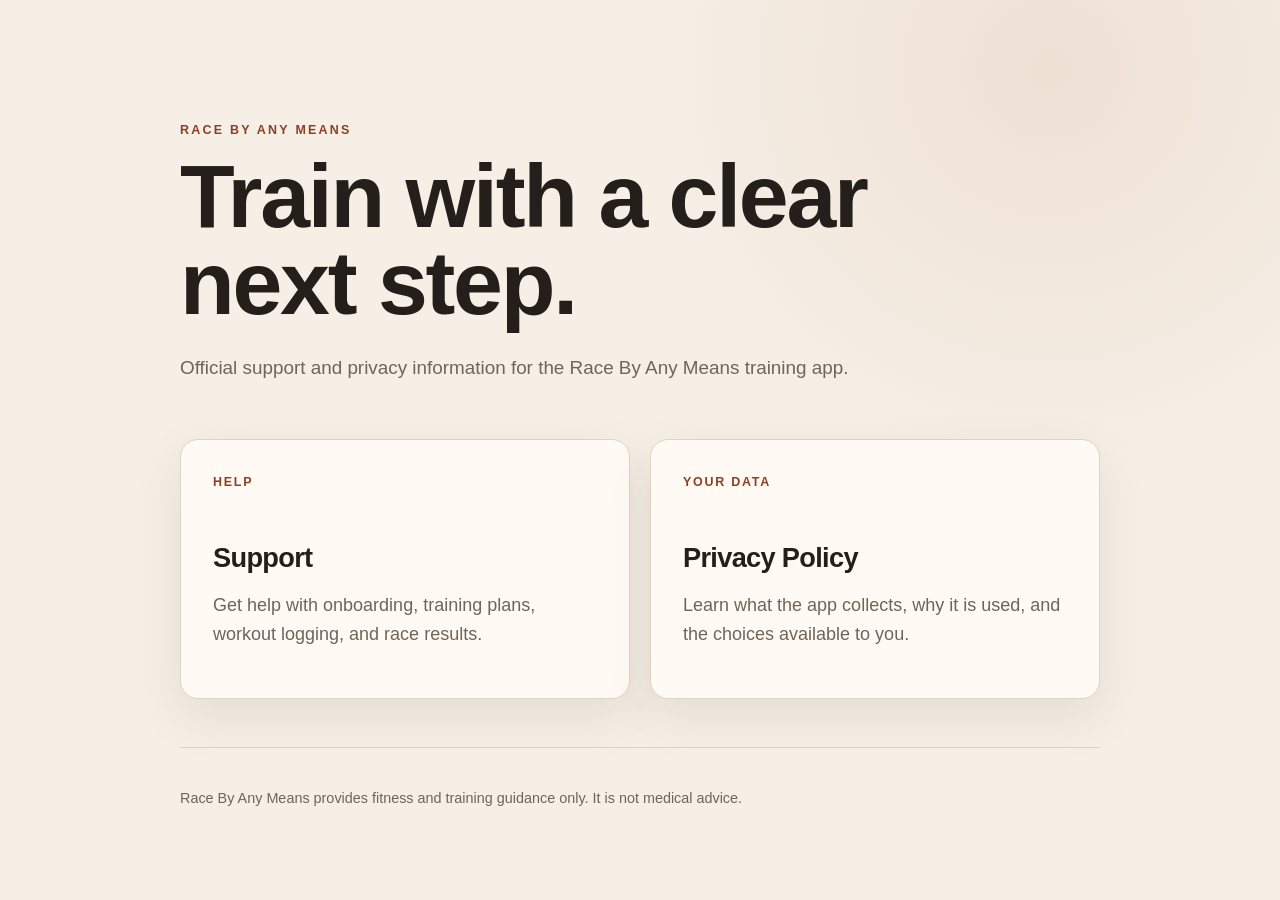
<file: index.html>
<!doctype html>
<html lang="en">
<head>
  <meta charset="utf-8">
  <meta name="viewport" content="width=device-width, initial-scale=1">
  <meta name="description" content="Support and privacy information for Race By Any Means.">
  <title>Race By Any Means</title>
  <link rel="stylesheet" href="./styles.css">
</head>
<body>
  <main class="shell">
    <header class="masthead">
      <p class="eyebrow">Race By Any Means</p>
      <h1>Train with a clear next step.</h1>
      <p class="lede">Official support and privacy information for the Race By Any Means training app.</p>
    </header>

    <nav class="card-grid" aria-label="Legal and support pages">
      <a class="card" href="./support/">
        <span class="card-kicker">Help</span>
        <strong>Support</strong>
        <span>Get help with onboarding, training plans, workout logging, and race results.</span>
      </a>
      <a class="card" href="./privacy/">
        <span class="card-kicker">Your data</span>
        <strong>Privacy Policy</strong>
        <span>Learn what the app collects, why it is used, and the choices available to you.</span>
      </a>
    </nav>

    <footer>
      <p>Race By Any Means provides fitness and training guidance only. It is not medical advice.</p>
    </footer>
  </main>
</body>
</html>
</file>
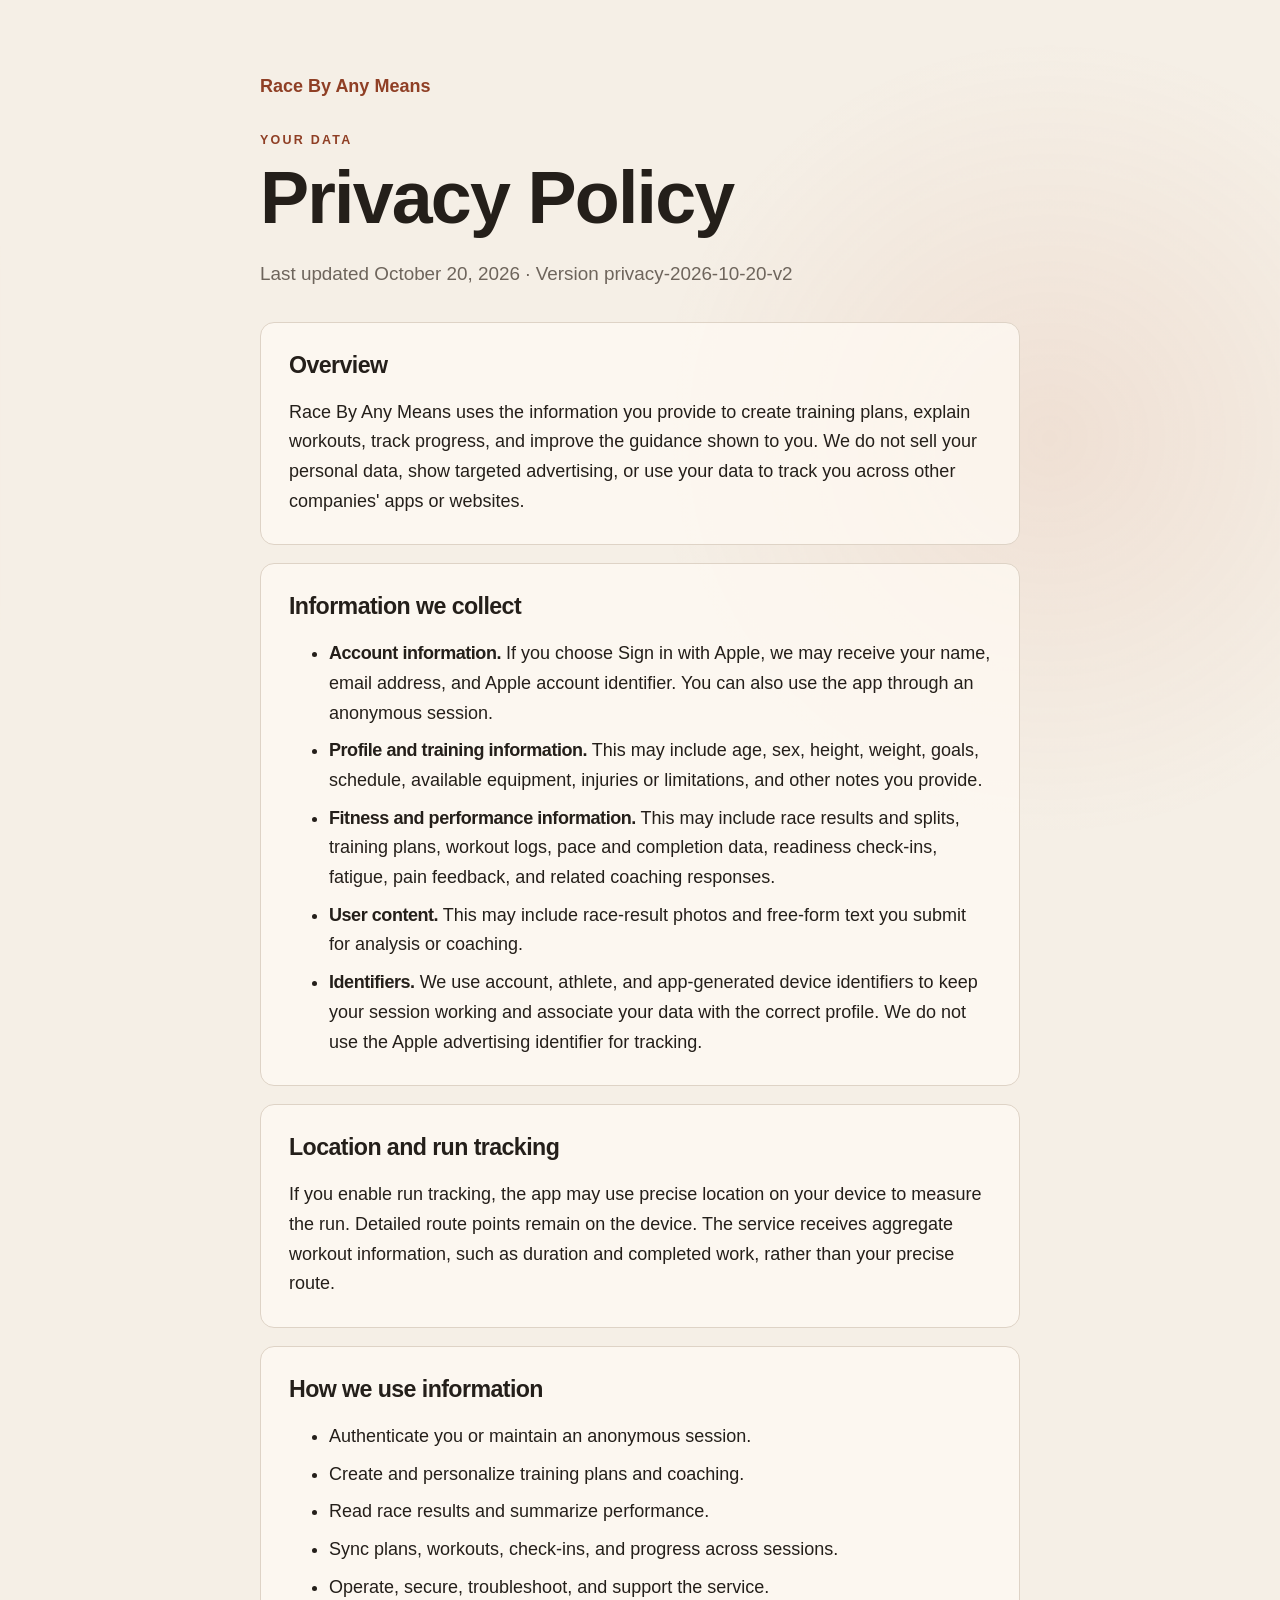
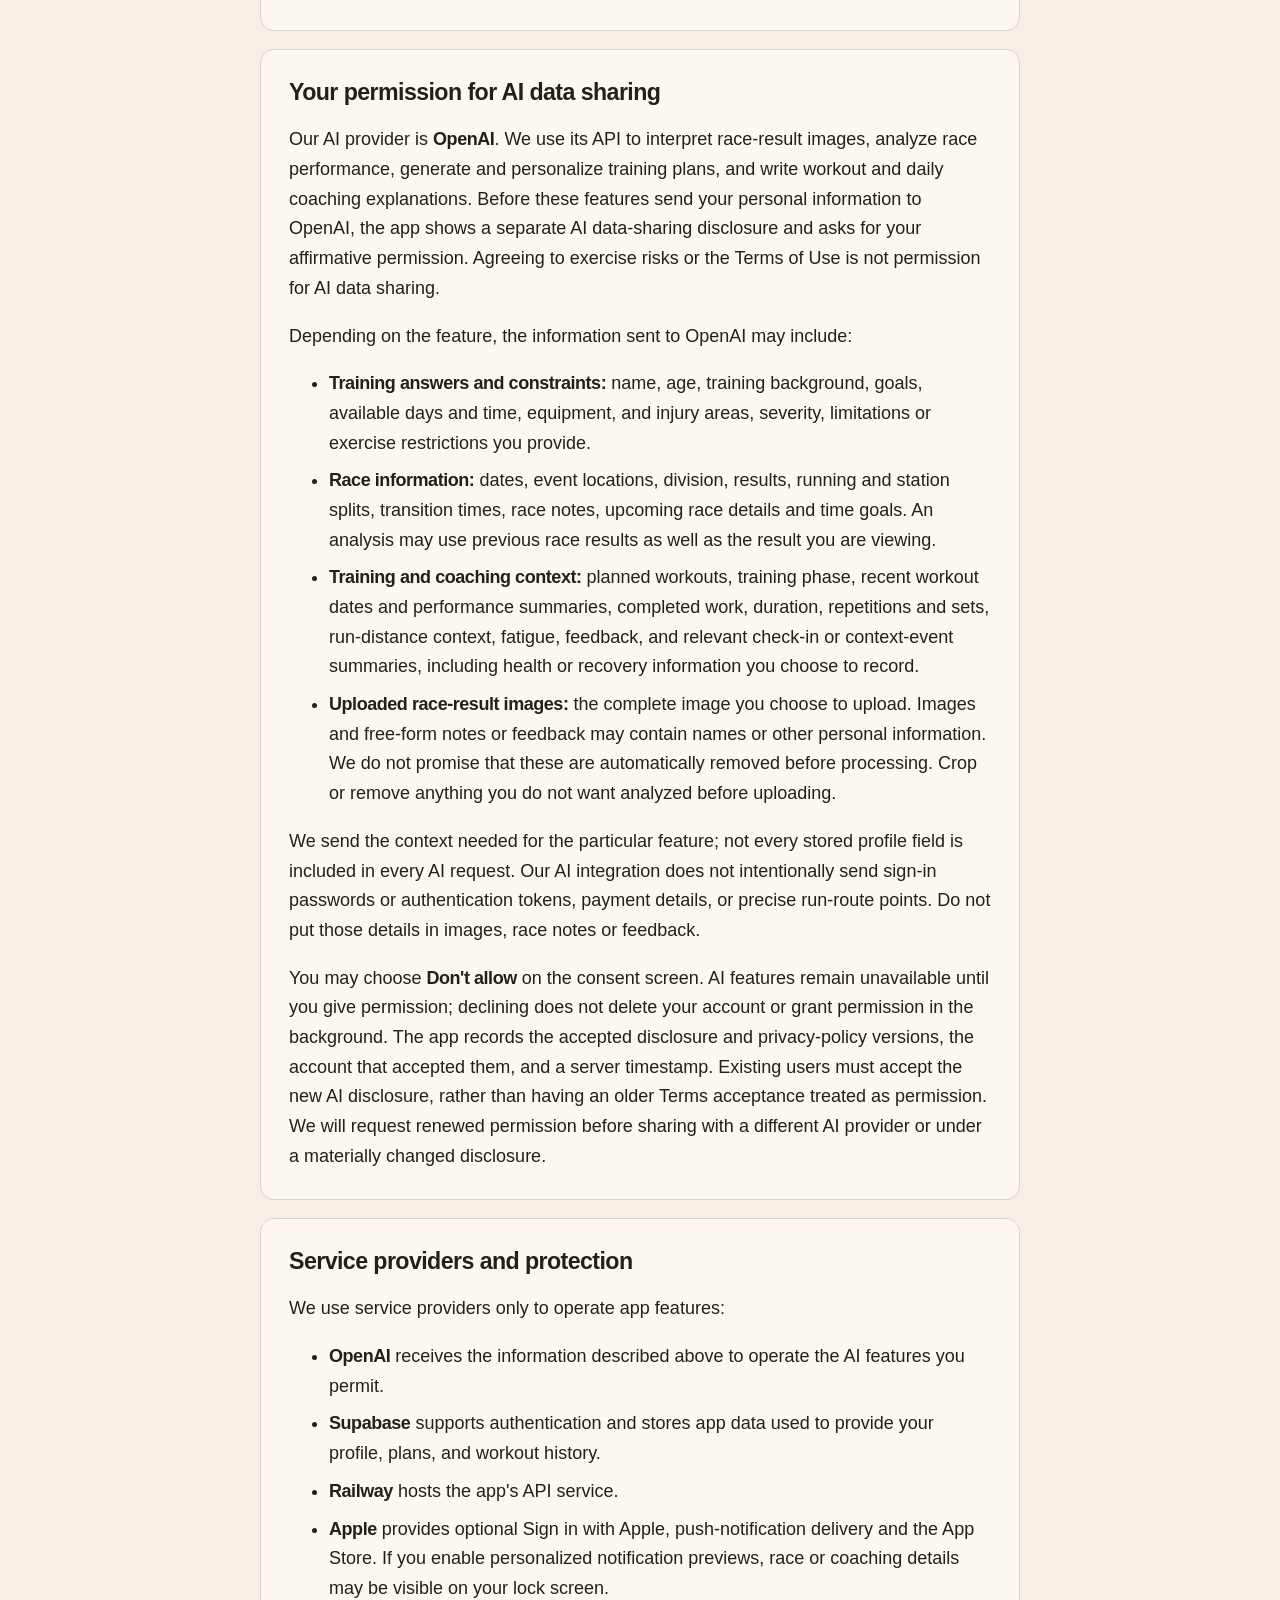
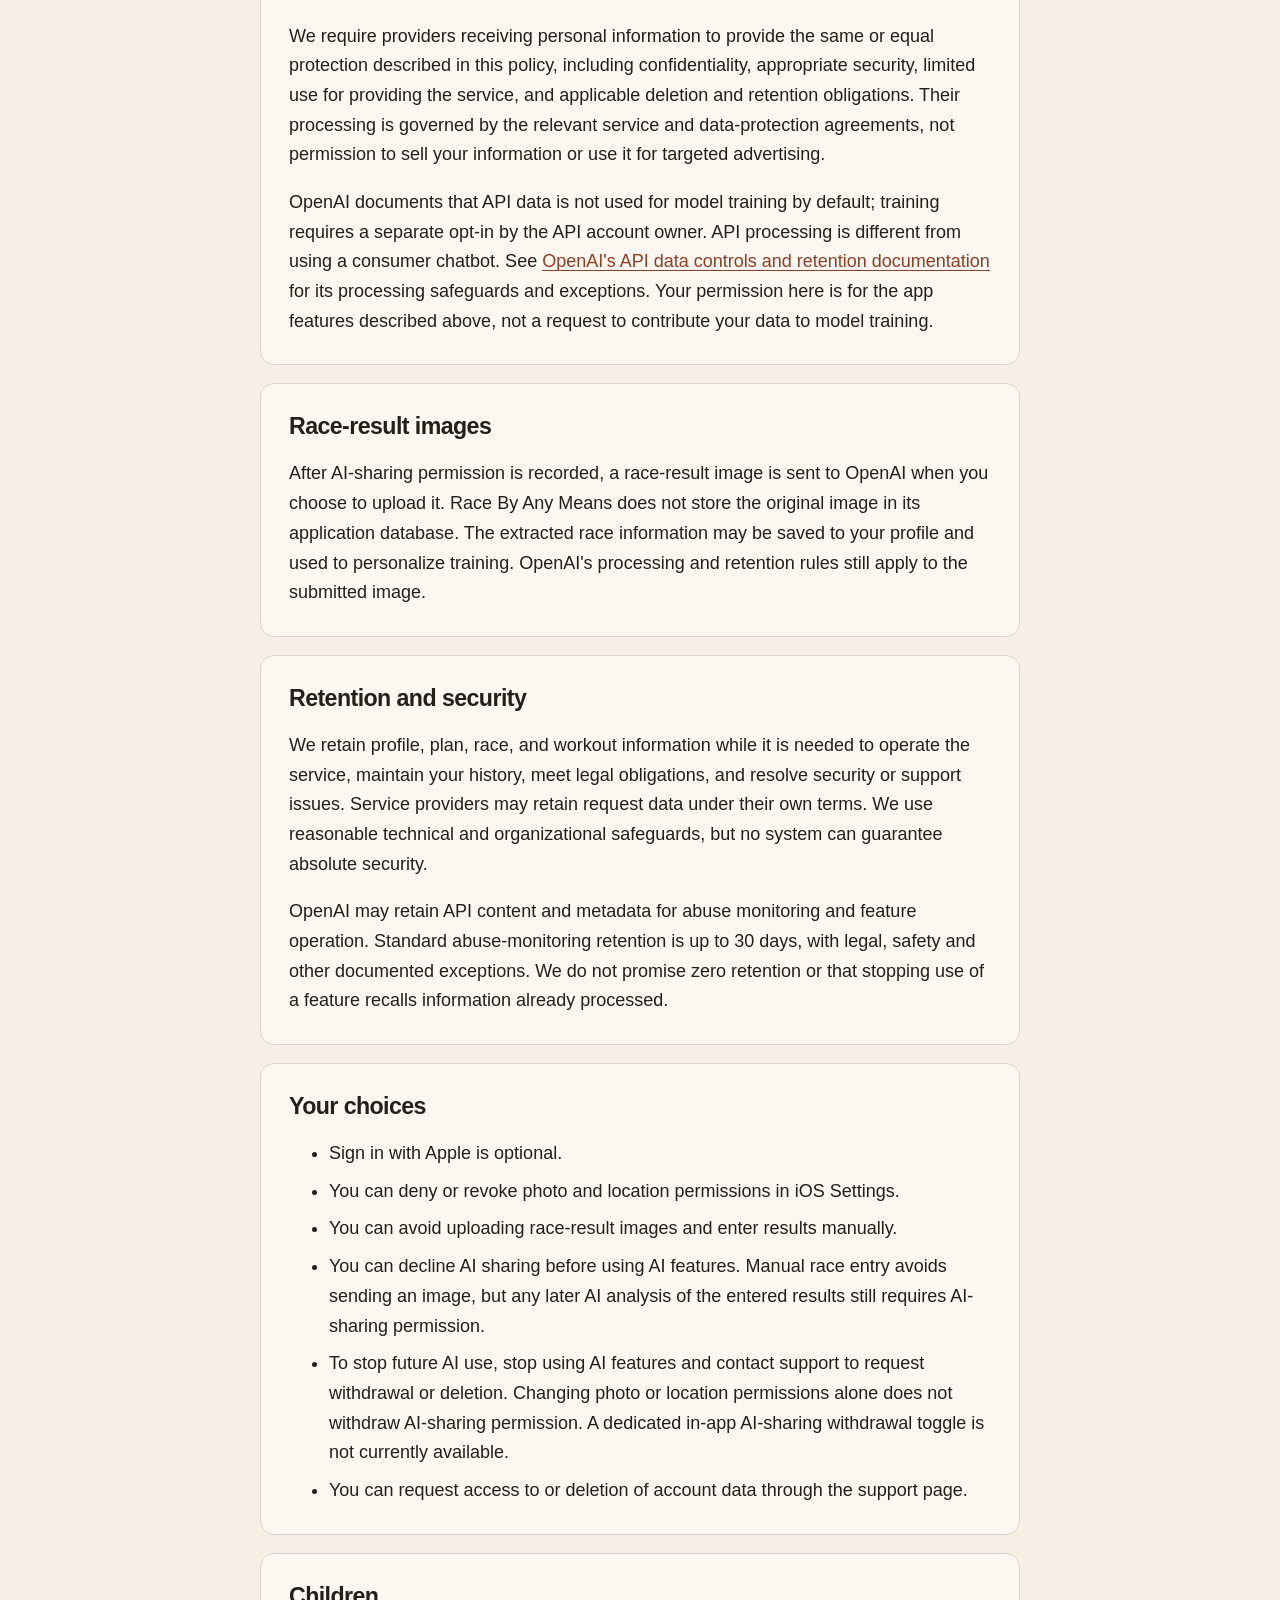
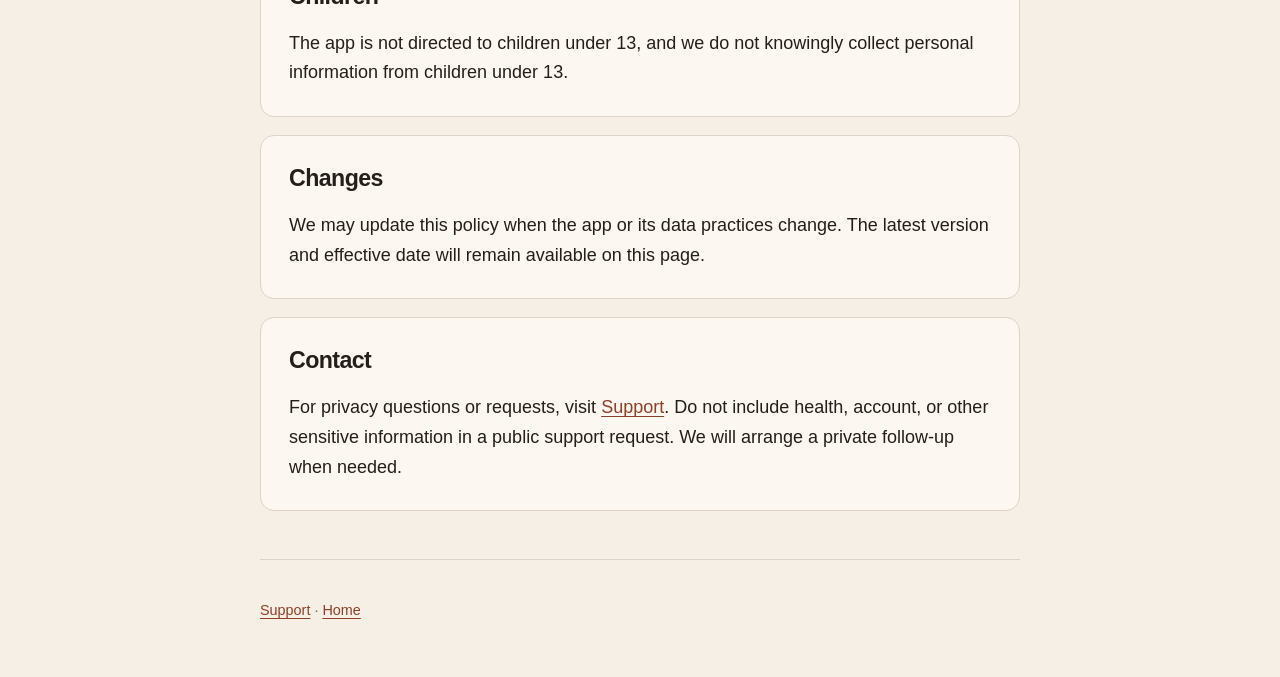
<file: privacy/index.html>
<!doctype html>
<html lang="en">
<head>
  <meta charset="utf-8">
  <meta name="viewport" content="width=device-width, initial-scale=1">
  <meta name="description" content="Privacy Policy for Race By Any Means.">
  <title>Privacy Policy | Race By Any Means</title>
  <link rel="stylesheet" href="../styles.css">
</head>
<body>
  <main class="shell document">
    <nav class="back-nav" aria-label="Back to home"><a href="../">Race By Any Means</a></nav>
    <header class="masthead compact">
      <p class="eyebrow">Your data</p>
      <h1>Privacy Policy</h1>
      <p class="lede">Last updated October 20, 2026 · Version privacy-2026-10-20-v2</p>
    </header>

    <section>
      <h2>Overview</h2>
      <p>Race By Any Means uses the information you provide to create training plans, explain workouts, track progress, and improve the guidance shown to you. We do not sell your personal data, show targeted advertising, or use your data to track you across other companies' apps or websites.</p>
    </section>

    <section>
      <h2>Information we collect</h2>
      <ul>
        <li><strong>Account information.</strong> If you choose Sign in with Apple, we may receive your name, email address, and Apple account identifier. You can also use the app through an anonymous session.</li>
        <li><strong>Profile and training information.</strong> This may include age, sex, height, weight, goals, schedule, available equipment, injuries or limitations, and other notes you provide.</li>
        <li><strong>Fitness and performance information.</strong> This may include race results and splits, training plans, workout logs, pace and completion data, readiness check-ins, fatigue, pain feedback, and related coaching responses.</li>
        <li><strong>User content.</strong> This may include race-result photos and free-form text you submit for analysis or coaching.</li>
        <li><strong>Identifiers.</strong> We use account, athlete, and app-generated device identifiers to keep your session working and associate your data with the correct profile. We do not use the Apple advertising identifier for tracking.</li>
      </ul>
    </section>

    <section>
      <h2>Location and run tracking</h2>
      <p>If you enable run tracking, the app may use precise location on your device to measure the run. Detailed route points remain on the device. The service receives aggregate workout information, such as duration and completed work, rather than your precise route.</p>
    </section>

    <section>
      <h2>How we use information</h2>
      <ul>
        <li>Authenticate you or maintain an anonymous session.</li>
        <li>Create and personalize training plans and coaching.</li>
        <li>Read race results and summarize performance.</li>
        <li>Sync plans, workouts, check-ins, and progress across sessions.</li>
        <li>Operate, secure, troubleshoot, and support the service.</li>
      </ul>
    </section>

    <section id="ai-sharing">
      <h2>Your permission for AI data sharing</h2>
      <p>Our AI provider is <strong>OpenAI</strong>. We use its API to interpret race-result images, analyze race performance, generate and personalize training plans, and write workout and daily coaching explanations. Before these features send your personal information to OpenAI, the app shows a separate AI data-sharing disclosure and asks for your affirmative permission. Agreeing to exercise risks or the Terms of Use is not permission for AI data sharing.</p>
      <p>Depending on the feature, the information sent to OpenAI may include:</p>
      <ul>
        <li><strong>Training answers and constraints:</strong> name, age, training background, goals, available days and time, equipment, and injury areas, severity, limitations or exercise restrictions you provide.</li>
        <li><strong>Race information:</strong> dates, event locations, division, results, running and station splits, transition times, race notes, upcoming race details and time goals. An analysis may use previous race results as well as the result you are viewing.</li>
        <li><strong>Training and coaching context:</strong> planned workouts, training phase, recent workout dates and performance summaries, completed work, duration, repetitions and sets, run-distance context, fatigue, feedback, and relevant check-in or context-event summaries, including health or recovery information you choose to record.</li>
        <li><strong>Uploaded race-result images:</strong> the complete image you choose to upload. Images and free-form notes or feedback may contain names or other personal information. We do not promise that these are automatically removed before processing. Crop or remove anything you do not want analyzed before uploading.</li>
      </ul>
      <p>We send the context needed for the particular feature; not every stored profile field is included in every AI request. Our AI integration does not intentionally send sign-in passwords or authentication tokens, payment details, or precise run-route points. Do not put those details in images, race notes or feedback.</p>
      <p>You may choose <strong>Don't allow</strong> on the consent screen. AI features remain unavailable until you give permission; declining does not delete your account or grant permission in the background. The app records the accepted disclosure and privacy-policy versions, the account that accepted them, and a server timestamp. Existing users must accept the new AI disclosure, rather than having an older Terms acceptance treated as permission. We will request renewed permission before sharing with a different AI provider or under a materially changed disclosure.</p>
    </section>

    <section>
      <h2>Service providers and protection</h2>
      <p>We use service providers only to operate app features:</p>
      <ul>
        <li><strong>OpenAI</strong> receives the information described above to operate the AI features you permit.</li>
        <li><strong>Supabase</strong> supports authentication and stores app data used to provide your profile, plans, and workout history.</li>
        <li><strong>Railway</strong> hosts the app's API service.</li>
        <li><strong>Apple</strong> provides optional Sign in with Apple, push-notification delivery and the App Store. If you enable personalized notification previews, race or coaching details may be visible on your lock screen.</li>
      </ul>
      <p>We require providers receiving personal information to provide the same or equal protection described in this policy, including confidentiality, appropriate security, limited use for providing the service, and applicable deletion and retention obligations. Their processing is governed by the relevant service and data-protection agreements, not permission to sell your information or use it for targeted advertising.</p>
      <p>OpenAI documents that API data is not used for model training by default; training requires a separate opt-in by the API account owner. API processing is different from using a consumer chatbot. See <a href="https://developers.openai.com/api/docs/guides/your-data">OpenAI's API data controls and retention documentation</a> for its processing safeguards and exceptions. Your permission here is for the app features described above, not a request to contribute your data to model training.</p>
    </section>

    <section>
      <h2>Race-result images</h2>
      <p>After AI-sharing permission is recorded, a race-result image is sent to OpenAI when you choose to upload it. Race By Any Means does not store the original image in its application database. The extracted race information may be saved to your profile and used to personalize training. OpenAI's processing and retention rules still apply to the submitted image.</p>
    </section>

    <section>
      <h2>Retention and security</h2>
      <p>We retain profile, plan, race, and workout information while it is needed to operate the service, maintain your history, meet legal obligations, and resolve security or support issues. Service providers may retain request data under their own terms. We use reasonable technical and organizational safeguards, but no system can guarantee absolute security.</p>
      <p>OpenAI may retain API content and metadata for abuse monitoring and feature operation. Standard abuse-monitoring retention is up to 30 days, with legal, safety and other documented exceptions. We do not promise zero retention or that stopping use of a feature recalls information already processed.</p>
    </section>

    <section>
      <h2>Your choices</h2>
      <ul>
        <li>Sign in with Apple is optional.</li>
        <li>You can deny or revoke photo and location permissions in iOS Settings.</li>
        <li>You can avoid uploading race-result images and enter results manually.</li>
        <li>You can decline AI sharing before using AI features. Manual race entry avoids sending an image, but any later AI analysis of the entered results still requires AI-sharing permission.</li>
        <li>To stop future AI use, stop using AI features and contact support to request withdrawal or deletion. Changing photo or location permissions alone does not withdraw AI-sharing permission. A dedicated in-app AI-sharing withdrawal toggle is not currently available.</li>
        <li>You can request access to or deletion of account data through the support page.</li>
      </ul>
    </section>

    <section>
      <h2>Children</h2>
      <p>The app is not directed to children under 13, and we do not knowingly collect personal information from children under 13.</p>
    </section>

    <section>
      <h2>Changes</h2>
      <p>We may update this policy when the app or its data practices change. The latest version and effective date will remain available on this page.</p>
    </section>

    <section>
      <h2>Contact</h2>
      <p>For privacy questions or requests, visit <a href="../support/">Support</a>. Do not include health, account, or other sensitive information in a public support request. We will arrange a private follow-up when needed.</p>
    </section>

    <footer>
      <p><a href="../support/">Support</a> · <a href="../">Home</a></p>
    </footer>
  </main>
</body>
</html>
</file>
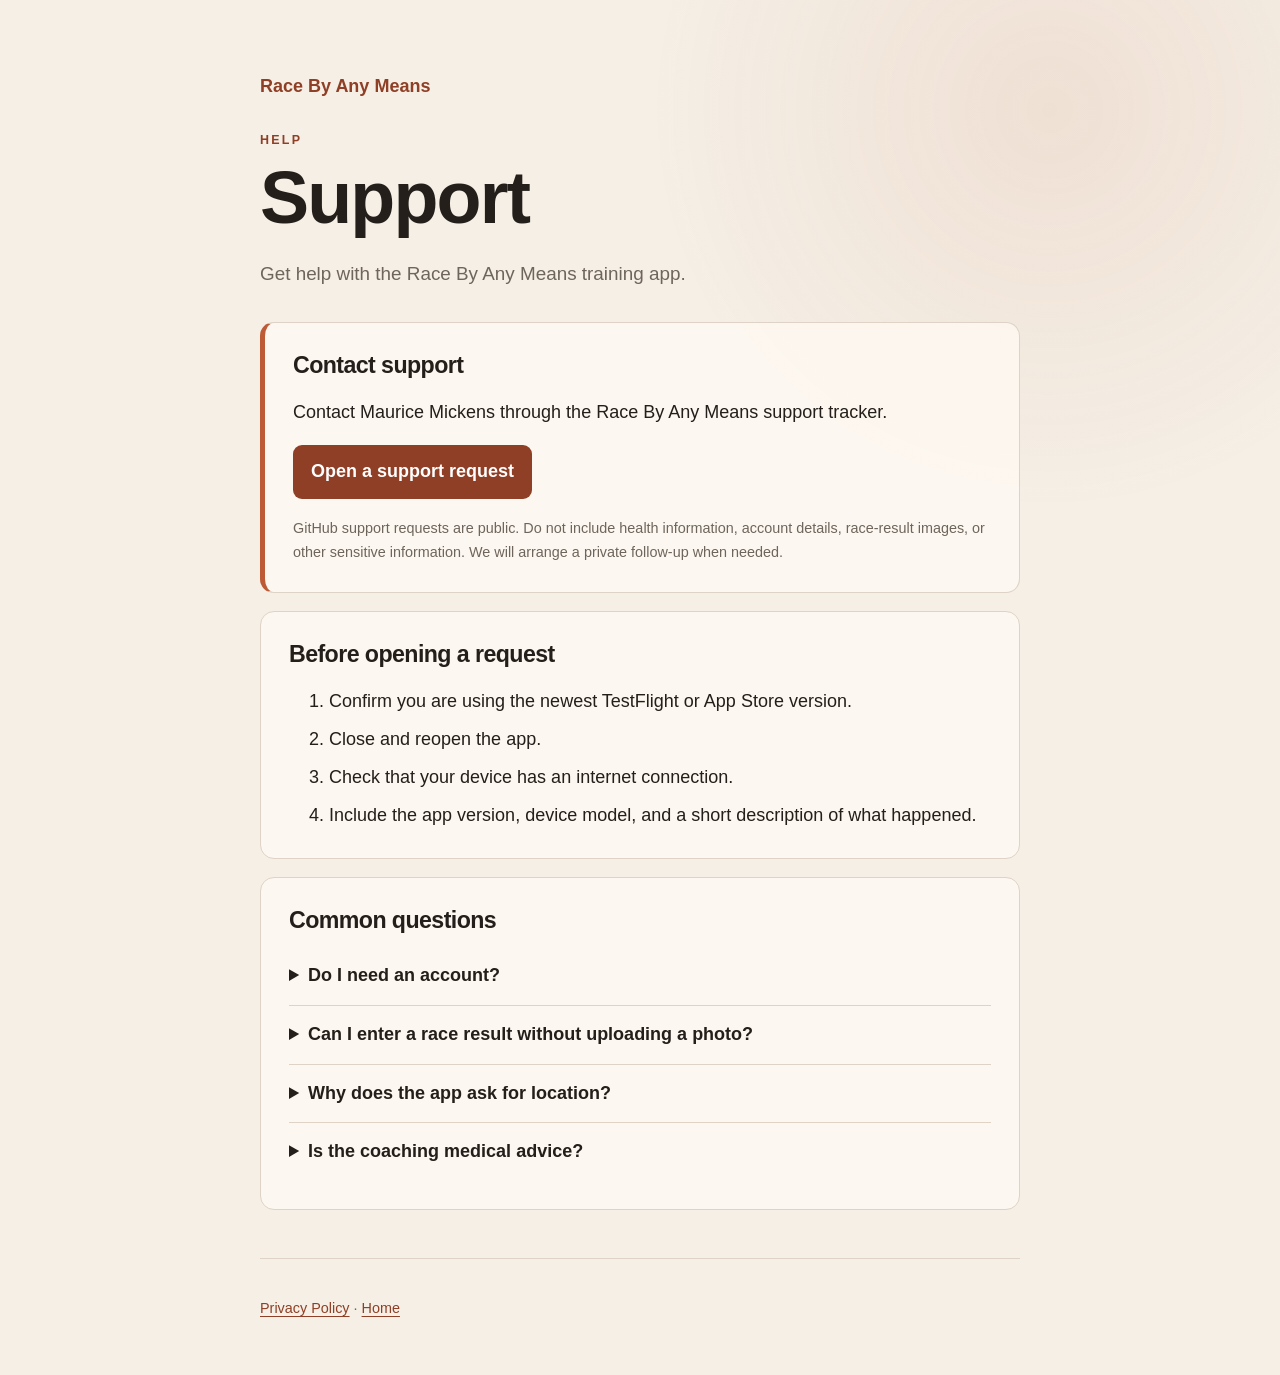
<file: support/index.html>
<!doctype html>
<html lang="en">
<head>
  <meta charset="utf-8">
  <meta name="viewport" content="width=device-width, initial-scale=1">
  <meta name="description" content="Support for Race By Any Means.">
  <title>Support | Race By Any Means</title>
  <link rel="stylesheet" href="../styles.css">
</head>
<body>
  <main class="shell document">
    <nav class="back-nav" aria-label="Back to home"><a href="../">Race By Any Means</a></nav>
    <header class="masthead compact">
      <p class="eyebrow">Help</p>
      <h1>Support</h1>
      <p class="lede">Get help with the Race By Any Means training app.</p>
    </header>

    <section class="support-callout">
      <h2>Contact support</h2>
      <p>Contact Maurice Mickens through the Race By Any Means support tracker.</p>
      <p><a class="button" href="https://github.com/MauriceMickens/race-by-any-means-legal/issues/new">Open a support request</a></p>
      <p class="fine-print">GitHub support requests are public. Do not include health information, account details, race-result images, or other sensitive information. We will arrange a private follow-up when needed.</p>
    </section>

    <section>
      <h2>Before opening a request</h2>
      <ol>
        <li>Confirm you are using the newest TestFlight or App Store version.</li>
        <li>Close and reopen the app.</li>
        <li>Check that your device has an internet connection.</li>
        <li>Include the app version, device model, and a short description of what happened.</li>
      </ol>
    </section>

    <section>
      <h2>Common questions</h2>
      <details>
        <summary>Do I need an account?</summary>
        <p>No. Sign in with Apple is optional. You can complete onboarding and use the app through an anonymous session.</p>
      </details>
      <details>
        <summary>Can I enter a race result without uploading a photo?</summary>
        <p>Yes. Choose manual entry during onboarding or when adding a race result.</p>
      </details>
      <details>
        <summary>Why does the app ask for location?</summary>
        <p>Location is used only when you choose automatic outdoor run tracking. Detailed route points remain on your device.</p>
      </details>
      <details>
        <summary>Is the coaching medical advice?</summary>
        <p>No. The app provides fitness and training guidance only. Stop for pain or concerning symptoms and seek qualified medical help when appropriate.</p>
      </details>
    </section>

    <footer>
      <p><a href="../privacy/">Privacy Policy</a> · <a href="../">Home</a></p>
    </footer>
  </main>
</body>
</html>
</file>
<file: styles.css>
:root {
  color-scheme: light;
  --canvas: #f5efe6;
  --paper: #fffaf3;
  --ink: #241f1a;
  --muted: #6e655c;
  --accent: #bd5b36;
  --accent-dark: #8f3f25;
  --line: #ded3c6;
  --shadow: 0 18px 50px rgb(69 47 33 / 9%);
}

* { box-sizing: border-box; }

html { background: var(--canvas); }

body {
  margin: 0;
  color: var(--ink);
  background:
    radial-gradient(circle at 82% 8%, rgb(189 91 54 / 10%), transparent 25rem),
    var(--canvas);
  font-family: ui-sans-serif, -apple-system, BlinkMacSystemFont, "Segoe UI", sans-serif;
  font-size: 18px;
  line-height: 1.65;
}

a { color: var(--accent-dark); text-underline-offset: 0.18em; }

a:focus-visible,
summary:focus-visible {
  outline: 3px solid var(--accent);
  outline-offset: 4px;
}

.shell {
  width: min(100% - 40px, 920px);
  margin: 0 auto;
  padding: 72px 0 40px;
}

.document { width: min(100% - 40px, 760px); }

.masthead { padding: 48px 0 56px; }
.masthead.compact { padding: 28px 0 32px; }

.eyebrow {
  margin: 0 0 12px;
  color: var(--accent-dark);
  font-size: 0.78rem;
  font-weight: 750;
  letter-spacing: 0.18em;
  text-transform: uppercase;
}

h1, h2, strong {
  letter-spacing: -0.025em;
}

h1 {
  max-width: 760px;
  margin: 0;
  font-size: clamp(2.8rem, 8vw, 5.6rem);
  line-height: 0.98;
}

.compact h1 { font-size: clamp(2.6rem, 7vw, 4.6rem); }

h2 {
  margin: 0 0 12px;
  font-size: 1.45rem;
  line-height: 1.25;
}

.lede {
  max-width: 680px;
  margin: 24px 0 0;
  color: var(--muted);
  font-size: 1.18rem;
}

.card-grid {
  display: grid;
  grid-template-columns: repeat(2, minmax(0, 1fr));
  gap: 20px;
}

.card {
  display: grid;
  gap: 10px;
  min-height: 260px;
  padding: 32px;
  color: inherit;
  text-decoration: none;
  background: var(--paper);
  border: 1px solid var(--line);
  border-radius: 18px;
  box-shadow: var(--shadow);
  transition: transform 160ms ease, border-color 160ms ease;
}

.card:hover { transform: translateY(-3px); border-color: var(--accent); }
.card strong { align-self: end; font-size: 1.7rem; }
.card > span:last-child { color: var(--muted); }

.card-kicker {
  color: var(--accent-dark);
  font-size: 0.78rem;
  font-weight: 750;
  letter-spacing: 0.14em;
  text-transform: uppercase;
}

.back-nav a { font-weight: 700; text-decoration: none; }

section {
  margin: 0 0 18px;
  padding: 28px;
  background: rgb(255 250 243 / 76%);
  border: 1px solid var(--line);
  border-radius: 14px;
}

section p:last-child,
section ul:last-child,
section ol:last-child { margin-bottom: 0; }

li + li { margin-top: 8px; }

.support-callout { border-left: 5px solid var(--accent); }

.button {
  display: inline-block;
  padding: 12px 18px;
  color: white;
  font-weight: 750;
  text-decoration: none;
  background: var(--accent-dark);
  border-radius: 9px;
}

.button:hover { background: #71301e; }

.fine-print { color: var(--muted); font-size: 0.9rem; }

details { padding: 14px 0; border-top: 1px solid var(--line); }
details:first-of-type { border-top: 0; }
summary { cursor: pointer; font-weight: 700; }

footer {
  margin-top: 48px;
  padding-top: 24px;
  color: var(--muted);
  border-top: 1px solid var(--line);
  font-size: 0.9rem;
}

@media (max-width: 680px) {
  body { font-size: 16px; }
  .shell { padding-top: 36px; }
  .masthead { padding: 36px 0; }
  .card-grid { grid-template-columns: 1fr; }
  .card { min-height: 220px; }
  section { padding: 22px; }
}

@media (prefers-reduced-motion: reduce) {
  * { scroll-behavior: auto !important; transition: none !important; }
}
</file>
